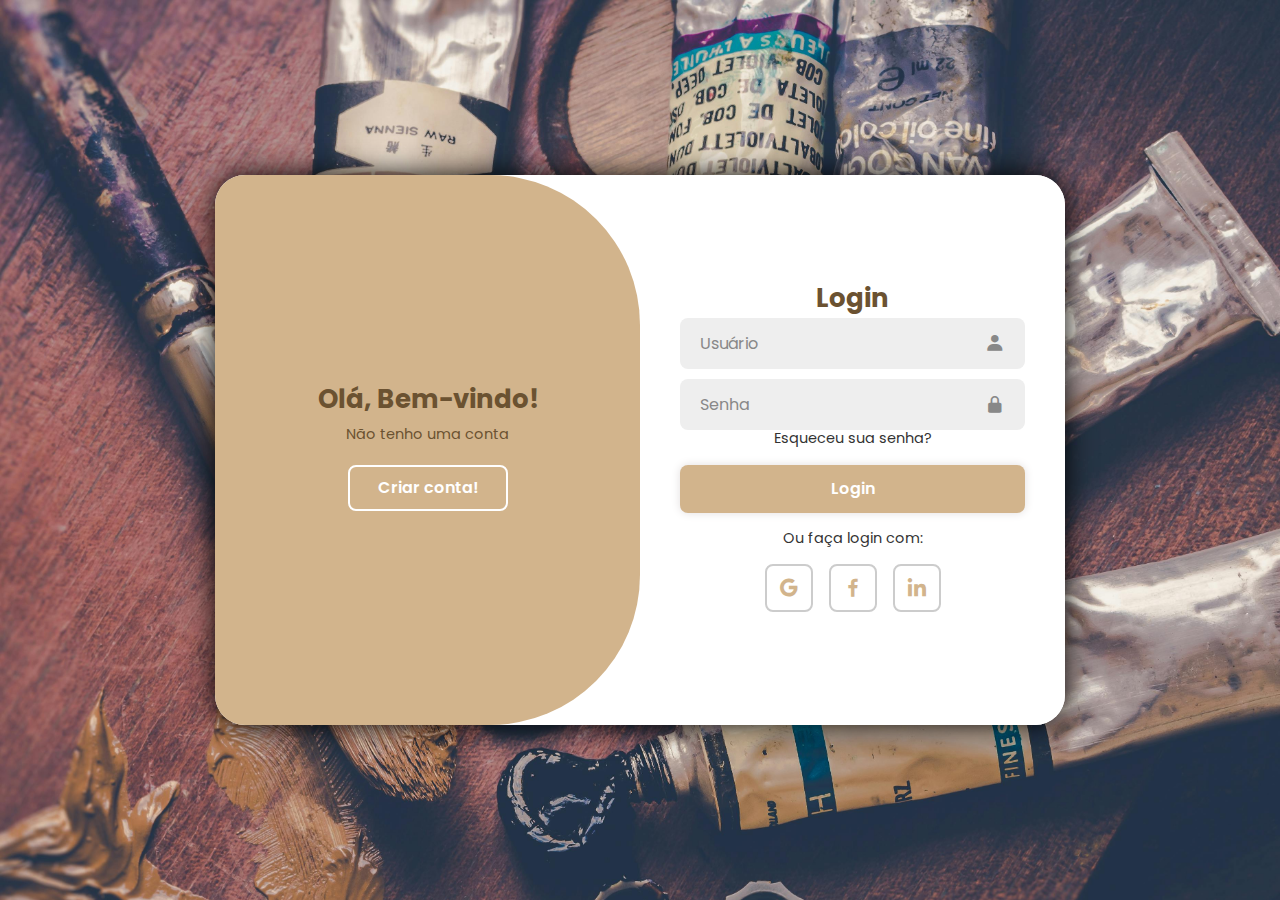
<file: Area de login/index.html>
<!DOCTYPE html>
<html lang="pt-Br">
<head>
  <meta charset="UTF-8">
  <meta http-equiv="X-UA-Compatible" content="IE-edge">
  <meta name="viewport" content="width=device-width, initial-scale=1.0">
  <title>Area do cliente</title>
  <link rel="stylesheet" href="https://cdnjs.cloudflare.com/ajax/libs/font-awesome/5.14.0/css/all.min.css">
  <link href='https://unpkg.com/boxicons@2.1.4/css/boxicons.min.css' rel='stylesheet'>
  <link rel="stylesheet" href="style2.css">
</head>

<body> 

  <div class="container">
    <div class="form-box login">
      <form action="">
        <h1>Login</h1>
        <div class="input-box">
           <input type="text" placeholder="Usuário" 
           required>
            <i class='bx bxs-user'></i>
           </div>
           <div class="input-box">
            <input type="password" placeholder="Senha" 
           required>
           <i class='bx bxs-lock-alt'></i>
            </div>
            <div class="forgot-link">
              <a href="#">Esqueceu sua senha?</a>
            </div>
            <button type="submit" class="btn">Login</button>
            <p>Ou faça login com:</p>
            <div class="social-icons">
              <a href="#"><i class='bx bxl-google' ></i></a>
              <a href="#"><i class='bx bxl-facebook'></i></a>
              <a href="#"><i class='bx bxl-linkedin' ></i></a>
              
            </div>
      </form>
    </div>

    <div class="form-box register">
      <form action="">
        <h1>Criar Conta</h1>
        <div class="input-box">
           <input type="text" placeholder="Usuário" 
           required>
            <i class='bx bxs-user'></i>
           </div>
           <div class="input-box">
            <input type="email" placeholder="Email" 
            required>
            <i class='bx bxs-envelope'></i>
            </div>

           <div class="input-box">
            <input type="password" placeholder="Senha" 
           required>
           <i class='bx bxs-lock-alt'></i>
            </div>
            <button type="submit" class="btn">Cadastre-se</button>
            <p>Ou registre-se com:</p>
            <div class="social-icons">
              <a href="#"><i class='bx bxl-google' ></i></a>
              <a href="#"><i class='bx bxl-facebook'></i></a>
              <a href="#"><i class='bx bxl-linkedin' ></i></a>
            
            </div>
      </form>
    </div>
    <div class="toggle-box">
        <div class="toggle-panel toggle-left">
        <h1>Olá, Bem-vindo!</h1>
         <p>Não tenho uma conta</p>
         <button class="btn register-btn">Criar conta!</button> 
        </div>
        <div class="toggle-panel toggle-right">
          <h1>Bem vindo!</h1>
           <p>Já tenho uma conta</p>
           <button class="btn login-btn">Login</button> 
          </div>

    </div>
  </div>

  <script src="script.js"></script>
</body>
</html>
</file>
<file: Area de login/style2.css>
@import url('https://fonts.googleapis.com/css2?family=Poppins:wght@300;400;500;600;700;800;900&display=swap');

* {
  margin: 0;
  padding: 0;
  box-sizing: border-box;
  font-family: 'Poppins', sans-serif;
}

body {
  
  background-image: url("pexels-nietjuh-697673.jpg");
  background-size: cover;
  display: flex;
  justify-content: center;
  align-items: center;
  min-height: 100vh;
  
}

.container {
  position: relative;
  width: 850px;
  height: 550px;
  background: #fff;
  border-radius: 30px;
  box-shadow: 0 0 30px rgba(0, 0, 0, 2);
  margin: 20px;
  overflow: hidden;
}

.form-box {
  position: absolute;
  right: 0;
  width: 50%;
  height: 100%;
  margin: 0;
  background: #fff;
  display: flex;
  align-items: center;
  color: #333;
  text-align: center;
  padding: 40px;
  z-index: 1;
  transition: .6s ease-in-out 1.2s, visibility 0s 1s;
}

.container.active .form-box {
  right: 50%;
}

.form-box.register{
  visibility: hidden;
}

.container.active .form-box.register {
  visibility: visible;
}

form {
  width: 100%;
}

.container h1 {
  color: #6b5231;
  font-size: 26px;
  margin: -10px 0;
}

.input-box {
  position: relative;
  margin: 10px 0;
}

.input-box input {
  width: 100%;
  padding: 13px 50px 13px 20px;
  background: #eee;
  border-radius: 8px;
  border: none;
  outline: none;
  font-size: 16px;
  color: #333;
  font-weight: 500;
}

.input-box input::placeholder {
  color: #888;
  font-weight: 400;
}

.input-box i {
  position: absolute;
  right: 20px;
  top: 50%;
  transform: translateY(-50%);
  font-size: 20px;
  color: #888;
}

.forgot-link { 
  margin: -15px 0 15px;
}

.forgot-link a {
  font-size:  14.5px;
  color:#333;
  text-decoration: none;
  margin: 10px;
}

.btn {
  width: 100%;
  height: 48px;
  background: #D2B48C;
  border-radius: 8px;
  box-shadow: 0 0 10px rgb(226, 222, 222);
  border: none;
  cursor: pointer;
  font-size: 16px;
  color: #fff;
  font-weight: 600;
}

.container p {
  font-size: 14.5px;
  margin: 15px 0;
}

.social-icons {
  display: flex;
  justify-content: center;
}

.social-icons a {
  display: inline-flex;
  padding: 10px;
  border: 2px solid #ccc;
  border-radius: 8px;
  font-size: 24px;
  color: #D2B48C;
  text-decoration: none;
  margin: 0 8px;
}

.toggle-box {
  position: absolute;
  width: 100%;
  height: 100%;
  
}

.toggle-box::before {
  content: '';
  position: absolute;
  left: -250%;
  width: 300%;
  height: 100%;
  background: #D2B48C; /*mudar cor cinza*/
  border-radius: 150px;
  z-index: 2;
  transition: 1.8s ease-in-out; /*transição*/
}

.container.active .toggle-box::before{
  /**/
  left: 50%;
}

.toggle-panel {
  position: absolute;
  width: 50%;
  height: 100%;
  color: #6b5231;
  display: flex;
  flex-direction: column;
  justify-content: center;
  align-items: center;
  z-index: 2;
  transition: .6s ease-in-out;
}

.toggle-panel.toggle-left {
  left: 0;
  transition-delay: 1.2s;
}
.container.active .toggle-panel.toggle-left{
  left: -50%;
  transition-delay: .6s;
}

.toggle-panel.toggle-right {
  right: -50%;
  transition-delay: .6s;
}

.container.active .toggle-panel.toggle-right {
  right: 0;
  transition-delay: 1.2s;
}

.toggle-panel p {
  margin-bottom: 20px;
}

.toggle-panel .btn {
    width: 160px;
    height: 46px;
    background: transparent;
    border: 2px solid #fff;
    box-shadow: none;
  }
  
  @media screen and (max-width: 650px) {
    .container {
        height: calc(100vh -40px);
    }

    .form-box {
      bottom: 0;
      width: 100%;
      height: 70%;
    }
.container.active .form-box{
  right: 0;
  bottom: 30%;
}

      .toggle-box::before { 
        left: 0;
        top: -270%;
        width: 100%;
        height: 300%;
        border-radius: 20vw;
}

.container.active .toggle-box::before {
  left: 0;
  top: 70%;
}

.toggle-panel {
  width: 100%;
  height: 30%;

}

.toggle-panel.toggle-left {
    top: 0;
    }
.container.active .toggle-panel.toggle-left {
  left: 0;
  top: -30%;
}

.container.active .togg {
  left: 0;
  top: -30%;
}

.toggle-panel.toggle-right {

    right: 0;
    bottom: -30%;

}    

.container.active .toggle-panel.toggle-right {
  bottom: 0;

}
}

@media screen and (max-width: 400px) {
  .form-box{
    padding: 20px;
  }

  .toggle-panel h1{
    font-size: 30px;
  }
  
}
</file>
